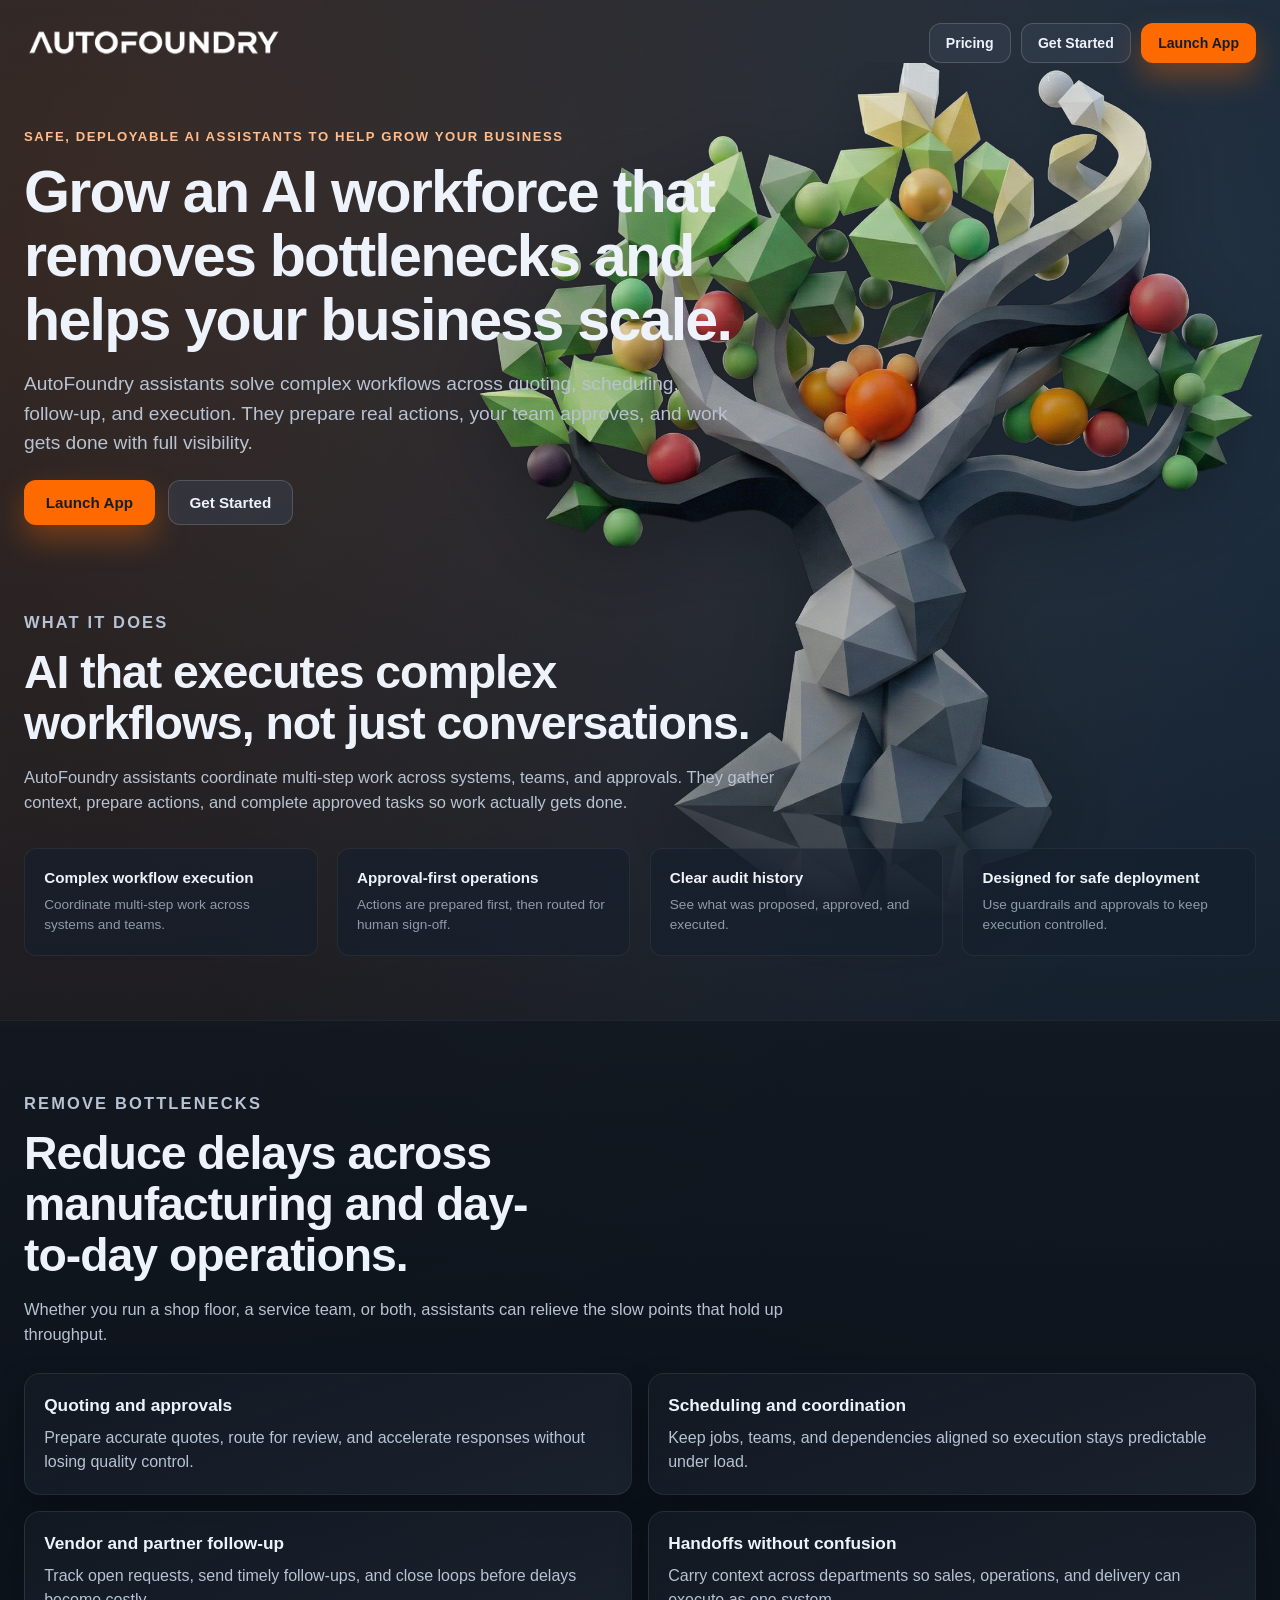
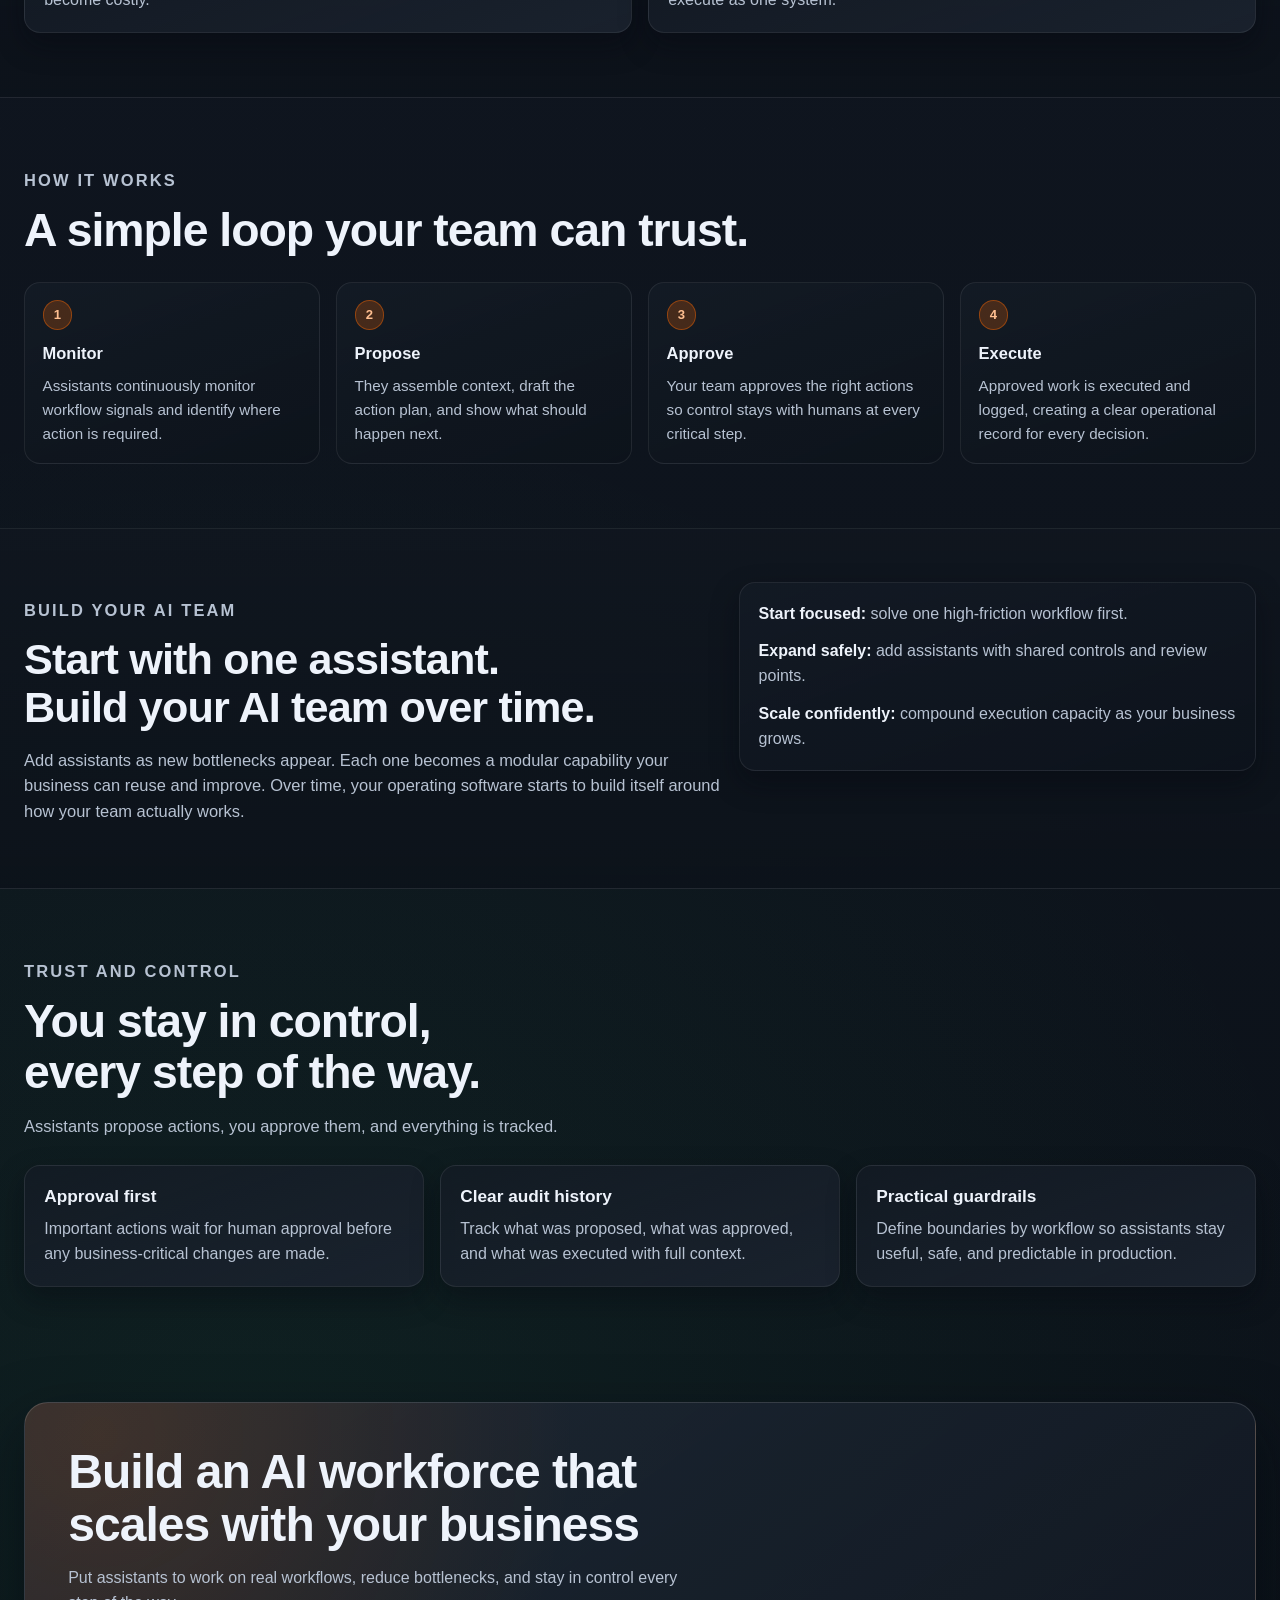
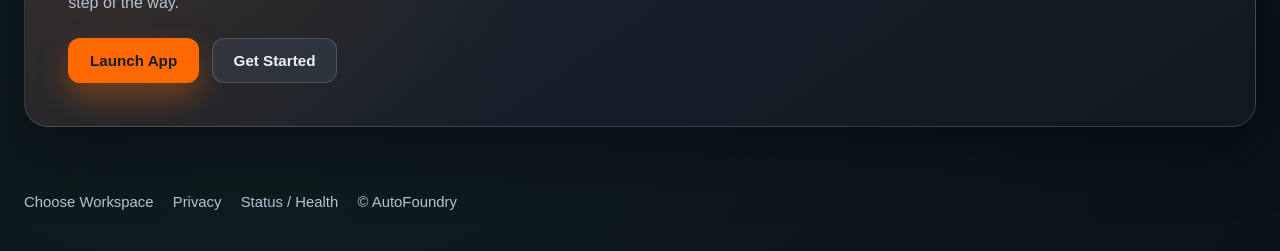
<file: index.html>
<!doctype html>
<html lang="en">
<head>
  <meta charset="utf-8">
  <meta name="viewport" content="width=device-width, initial-scale=1">
  <title>AutoFoundry | AI Assistants for Real Business Work</title>
  <meta name="description" content="Safe, deployable AI assistants that execute complex workflows, remove bottlenecks, and help your business scale.">
  <link rel="icon" href="/images/favicon.ico" type="image/x-icon" sizes="any">
  <link rel="stylesheet" href="/style.css">
</head>
<body>
  <div class="page" id="top">
    <header class="topbar wrap" aria-label="Primary">
      <a href="#top" class="brand" aria-label="AutoFoundry home">
        <img src="/images/AutoFoundry_WordMark_600px.png" alt="AutoFoundry" class="wordmark">
      </a>
      <nav class="top-actions" aria-label="Primary actions">
        <a class="btn btn-small btn-ghost" href="/pricing/">Pricing</a>
        <a class="btn btn-small btn-ghost" href="/contact-us/">Get Started</a>
        <a class="btn btn-small btn-primary" href="https://auth.autofoundry.ai/login?redirect=https://auth.autofoundry.ai/choose">Launch App</a>
      </nav>
    </header>

    <main>
      <div class="hero-shell">
        <section class="hero wrap">
          <div class="hero-inner">
            <div class="hero-left">
              <p class="hero-kicker">Safe, deployable AI Assistants to help grow your business</p>
              <h1>Grow an AI workforce that removes bottlenecks and helps your business scale.</h1>
              <p class="hero-lede">AutoFoundry assistants solve complex workflows across quoting, scheduling, follow-up, and execution. They prepare real actions, your team approves, and work gets done with full visibility.</p>
              <div class="cta-row">
                <a class="btn btn-primary" href="https://auth.autofoundry.ai/login?redirect=https://auth.autofoundry.ai/choose">Launch App</a>
                <a class="btn btn-secondary" href="/contact-us/">Get Started</a>
              </div>
            </div>
          </div>
        </section>

        <section class="section section-split wrap" id="what-it-does">
          <div class="section-head">
            <p class="eyebrow">What It Does</p>
            <h2>AI that executes complex workflows, not just conversations.</h2>
            <p>AutoFoundry assistants coordinate multi-step work across systems, teams, and approvals. They gather context, prepare actions, and complete approved tasks so work actually gets done.</p>
          </div>
          <div class="feature-row">
            <article class="feature-tile">
              <h4>Complex workflow execution</h4>
              <p>Coordinate multi-step work across systems and teams.</p>
            </article>
            <article class="feature-tile">
              <h4>Approval-first operations</h4>
              <p>Actions are prepared first, then routed for human sign-off.</p>
            </article>
            <article class="feature-tile">
              <h4>Clear audit history</h4>
              <p>See what was proposed, approved, and executed.</p>
            </article>
            <article class="feature-tile">
              <h4>Designed for safe deployment</h4>
              <p>Use guardrails and approvals to keep execution controlled.</p>
            </article>
          </div>
        </section>
        <div class="hero-art-layer" aria-hidden="true">
          <img src="/images/AutoFoundry_Tree.png" alt="AutoFoundry Tree">
        </div>
      </div>

      <section class="section section-alt" id="bottlenecks">
        <div class="wrap">
          <div class="section-head">
            <p class="eyebrow">Remove Bottlenecks</p>
            <h2>Reduce delays across manufacturing and day-to-day operations.</h2>
            <p>Whether you run a shop floor, a service team, or both, assistants can relieve the slow points that hold up throughput.</p>
          </div>
          <div class="card-grid two-col">
            <article class="card">
              <h3>Quoting and approvals</h3>
              <p>Prepare accurate quotes, route for review, and accelerate responses without losing quality control.</p>
            </article>
            <article class="card">
              <h3>Scheduling and coordination</h3>
              <p>Keep jobs, teams, and dependencies aligned so execution stays predictable under load.</p>
            </article>
            <article class="card">
              <h3>Vendor and partner follow-up</h3>
              <p>Track open requests, send timely follow-ups, and close loops before delays become costly.</p>
            </article>
            <article class="card">
              <h3>Handoffs without confusion</h3>
              <p>Carry context across departments so sales, operations, and delivery can execute as one system.</p>
            </article>
          </div>
        </div>
      </section>

      <section class="section wrap" id="how-it-works">
        <div class="section-head">
          <p class="eyebrow">How It Works</p>
          <h2>A simple loop your team can trust.</h2>
        </div>
        <ol class="flow-grid" aria-label="AutoFoundry workflow loop">
          <li class="flow-step">
            <span class="flow-kicker">1</span>
            <h3>Monitor</h3>
            <p>Assistants continuously monitor workflow signals and identify where action is required.</p>
          </li>
          <li class="flow-step">
            <span class="flow-kicker">2</span>
            <h3>Propose</h3>
            <p>They assemble context, draft the action plan, and show what should happen next.</p>
          </li>
          <li class="flow-step">
            <span class="flow-kicker">3</span>
            <h3>Approve</h3>
            <p>Your team approves the right actions so control stays with humans at every critical step.</p>
          </li>
          <li class="flow-step">
            <span class="flow-kicker">4</span>
            <h3>Execute</h3>
            <p>Approved work is executed and logged, creating a clear operational record for every decision.</p>
          </li>
        </ol>
      </section>

      <section class="section section-alt" id="build-ai-team">
        <div class="wrap split-block">
          <div class="split-main">
            <p class="eyebrow">Build Your AI Team</p>
            <h2>Start with one assistant. Build your AI team over time.</h2>
            <p>Add assistants as new bottlenecks appear. Each one becomes a modular capability your business can reuse and improve. Over time, your operating software starts to build itself around how your team actually works.</p>
          </div>
          <div class="scale-points" aria-label="Scaling outcomes">
            <p><strong>Start focused:</strong> solve one high-friction workflow first.</p>
            <p><strong>Expand safely:</strong> add assistants with shared controls and review points.</p>
            <p><strong>Scale confidently:</strong> compound execution capacity as your business grows.</p>
          </div>
        </div>
      </section>

      <section class="section wrap" id="trust-control">
        <div class="section-head">
          <p class="eyebrow">Trust and Control</p>
          <h2>You stay in control, every step of the way.</h2>
          <p>Assistants propose actions, you approve them, and everything is tracked.</p>
        </div>
        <div class="card-grid three-col">
          <article class="card">
            <h3>Approval first</h3>
            <p>Important actions wait for human approval before any business-critical changes are made.</p>
          </article>
          <article class="card">
            <h3>Clear audit history</h3>
            <p>Track what was proposed, what was approved, and what was executed with full context.</p>
          </article>
          <article class="card">
            <h3>Practical guardrails</h3>
            <p>Define boundaries by workflow so assistants stay useful, safe, and predictable in production.</p>
          </article>
        </div>
      </section>

      <section class="final-cta wrap" id="launch">
        <h2>Build an AI workforce that scales with your business</h2>
        <p>Put assistants to work on real workflows, reduce bottlenecks, and stay in control every step of the way.</p>
        <div class="cta-row">
          <a class="btn btn-primary" href="https://auth.autofoundry.ai/login?redirect=https://auth.autofoundry.ai/choose">Launch App</a>
          <a class="btn btn-secondary" href="/contact-us/">Get Started</a>
        </div>
      </section>
    </main>

    <footer class="footer wrap" aria-label="Site footer">
      <a href="https://auth.autofoundry.ai/choose">Choose Workspace</a>
      <a href="#" title="Privacy policy coming soon">Privacy</a>
      <a href="#" title="Status page coming soon">Status / Health</a>
      <span>© AutoFoundry</span>
    </footer>
  </div>
</body>
</html>
</file>
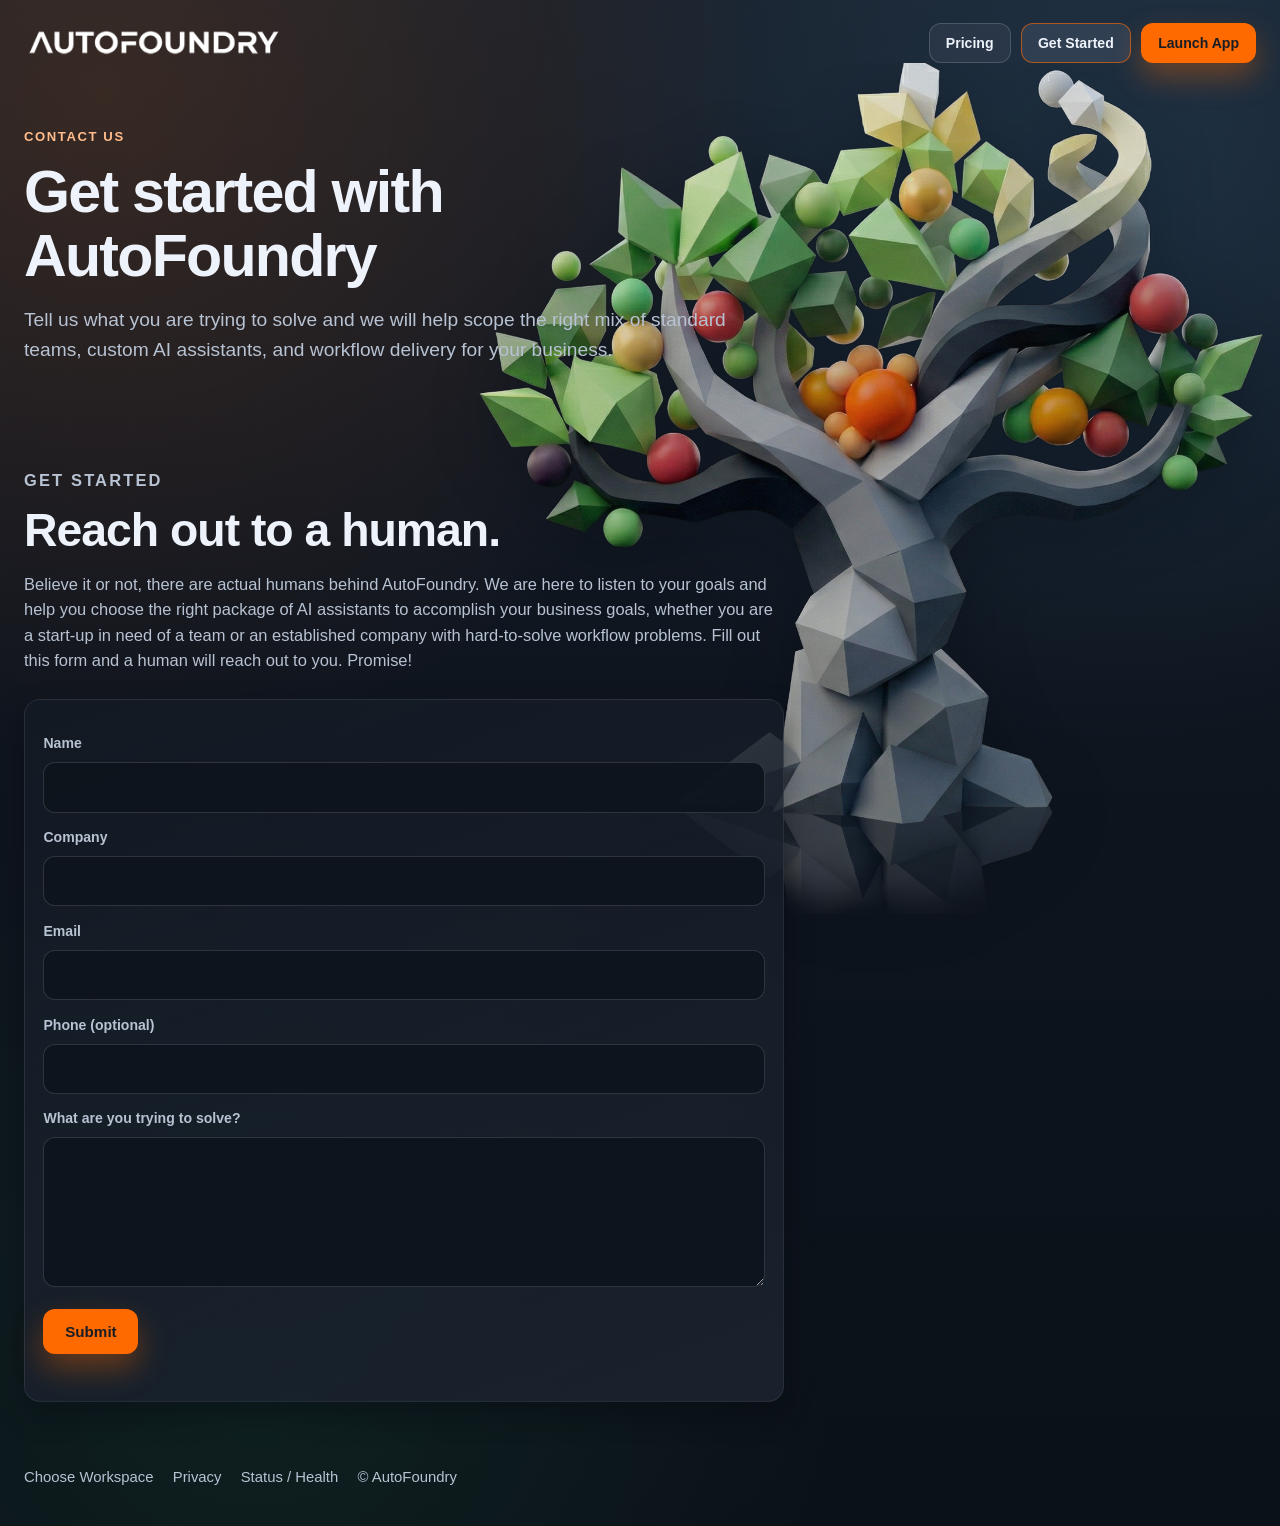
<file: contact-us/index.html>
<!doctype html>
<html lang="en">
<head>
  <meta charset="utf-8">
  <meta name="viewport" content="width=device-width, initial-scale=1">
  <title>AutoFoundry | Contact Us</title>
  <meta name="description" content="Get started with AutoFoundry for standard teams, custom AI assistants, and workflow deployment planning.">
  <link rel="icon" href="/images/favicon.ico" type="image/x-icon" sizes="any">
  <link rel="stylesheet" href="/style.css">
</head>
<body>
  <div class="page contact-page" id="top">
    <header class="topbar wrap" aria-label="Primary">
      <a href="/" class="brand" aria-label="AutoFoundry home">
        <img src="/images/AutoFoundry_WordMark_600px.png" alt="AutoFoundry" class="wordmark">
      </a>
      <nav class="top-actions" aria-label="Primary actions">
        <a class="btn btn-small btn-ghost" href="/pricing/">Pricing</a>
        <a class="btn btn-small btn-secondary is-current" aria-current="page" href="/contact-us/">Get Started</a>
        <a class="btn btn-small btn-primary" href="https://auth.autofoundry.ai/login?redirect=https://auth.autofoundry.ai/choose">Launch App</a>
      </nav>
    </header>

    <main>
      <div class="hero-shell">
        <section class="hero wrap">
          <div class="hero-inner">
            <div class="hero-left">
              <p class="hero-kicker">Contact Us</p>
              <h1>Get started with AutoFoundry</h1>
              <p class="hero-lede">Tell us what you are trying to solve and we will help scope the right mix of standard teams, custom AI assistants, and workflow delivery for your business.</p>
            </div>
          </div>
        </section>

        <section class="section section-split wrap" id="contact-form-section">
          <div class="section-head">
            <p class="eyebrow">Get Started</p>
            <h2>Reach out to a human.</h2>
            <p>Believe it or not, there are actual humans behind AutoFoundry. We are here to listen to your goals and help you choose the right package of AI assistants to accomplish your business goals, whether you are a start-up in need of a team or an established company with hard-to-solve workflow problems. Fill out this form and a human will reach out to you. Promise!</p>
          </div>

          <form class="card contact-form" id="contact-form" autocomplete="on">
            <label class="contact-field">
              <span>Name</span>
              <input id="contact-name" type="text" name="name" autocomplete="name" required>
            </label>
            <label class="contact-field">
              <span>Company</span>
              <input id="contact-company" type="text" name="company" autocomplete="organization" required>
            </label>
            <label class="contact-field">
              <span>Email</span>
              <input id="contact-email" type="email" name="email" autocomplete="email" required>
            </label>
            <label class="contact-field">
              <span>Phone (optional)</span>
              <input id="contact-phone" type="tel" name="phone" autocomplete="tel">
            </label>

            <label class="contact-field">
              <span>What are you trying to solve?</span>
              <textarea id="contact-problem" name="problem_to_solve" rows="5" autocomplete="on" required></textarea>
            </label>

            <input type="hidden" name="interest" value="both">
            <label class="contact-field contact-honeypot" aria-hidden="true">
              <span>Website</span>
              <input id="contact-website" type="text" name="website" tabindex="-1" autocomplete="off">
            </label>

            <div class="cta-row">
              <button class="btn btn-primary" type="submit">Submit</button>
            </div>
            <p class="contact-form-status" role="status" aria-live="polite" data-form-status></p>
          </form>
        </section>

        <div class="hero-art-layer" aria-hidden="true">
          <img src="/images/AutoFoundry_Tree.png" alt="AutoFoundry Tree">
        </div>
      </div>
    </main>

    <footer class="footer wrap" aria-label="Site footer">
      <a href="https://auth.autofoundry.ai/choose">Choose Workspace</a>
      <a href="#" title="Privacy policy coming soon">Privacy</a>
      <a href="#" title="Status page coming soon">Status / Health</a>
      <span>© AutoFoundry</span>
    </footer>
  </div>
  <script>
    (() => {
      const form = document.getElementById("contact-form");
      if (!form) return;

      const status = form.querySelector("[data-form-status]");
      const submitButton = form.querySelector("button[type='submit']");
      const endpoint = "https://api.autofoundry.ai/v1/public/contact-us";

      const setStatus = (state, message) => {
        if (!status) return;
        status.textContent = message;
        status.classList.remove("is-submitting", "is-success", "is-error");
        if (state) status.classList.add(`is-${state}`);
      };

      form.addEventListener("submit", async (event) => {
        event.preventDefault();

        const formData = new FormData(form);
        const payload = {
          name: String(formData.get("name") || "").trim(),
          company: String(formData.get("company") || "").trim(),
          email: String(formData.get("email") || "").trim(),
          phone: String(formData.get("phone") || "").trim(),
          problem_to_solve: String(formData.get("problem_to_solve") || "").trim(),
          interest: String(formData.get("interest") || "both").trim(),
          source_page: "/contact-us",
          website: String(formData.get("website") || "").trim()
        };

        if (!payload.name || !payload.company || !payload.email || !payload.problem_to_solve) {
          setStatus("error", "Please complete all required fields before submitting.");
          return;
        }

        if (submitButton) submitButton.disabled = true;
        setStatus("submitting", "Submitting...");

        try {
          const response = await fetch(endpoint, {
            method: "POST",
            headers: {
              "Content-Type": "application/json",
              "Accept": "application/json"
            },
            body: JSON.stringify(payload)
          });

          if (!response.ok) {
            const errorText = await response.text();
            console.error("Contact form request failed", response.status, errorText);
            throw new Error(`Contact form request failed (${response.status})`);
          }

          form.reset();
          setStatus("success", "Thanks. Your request has been sent.");
        } catch (error) {
          setStatus("error", "Something went wrong. Please try again.");
        } finally {
          if (submitButton) submitButton.disabled = false;
        }
      });
    })();
  </script>
</body>
</html>
</file>
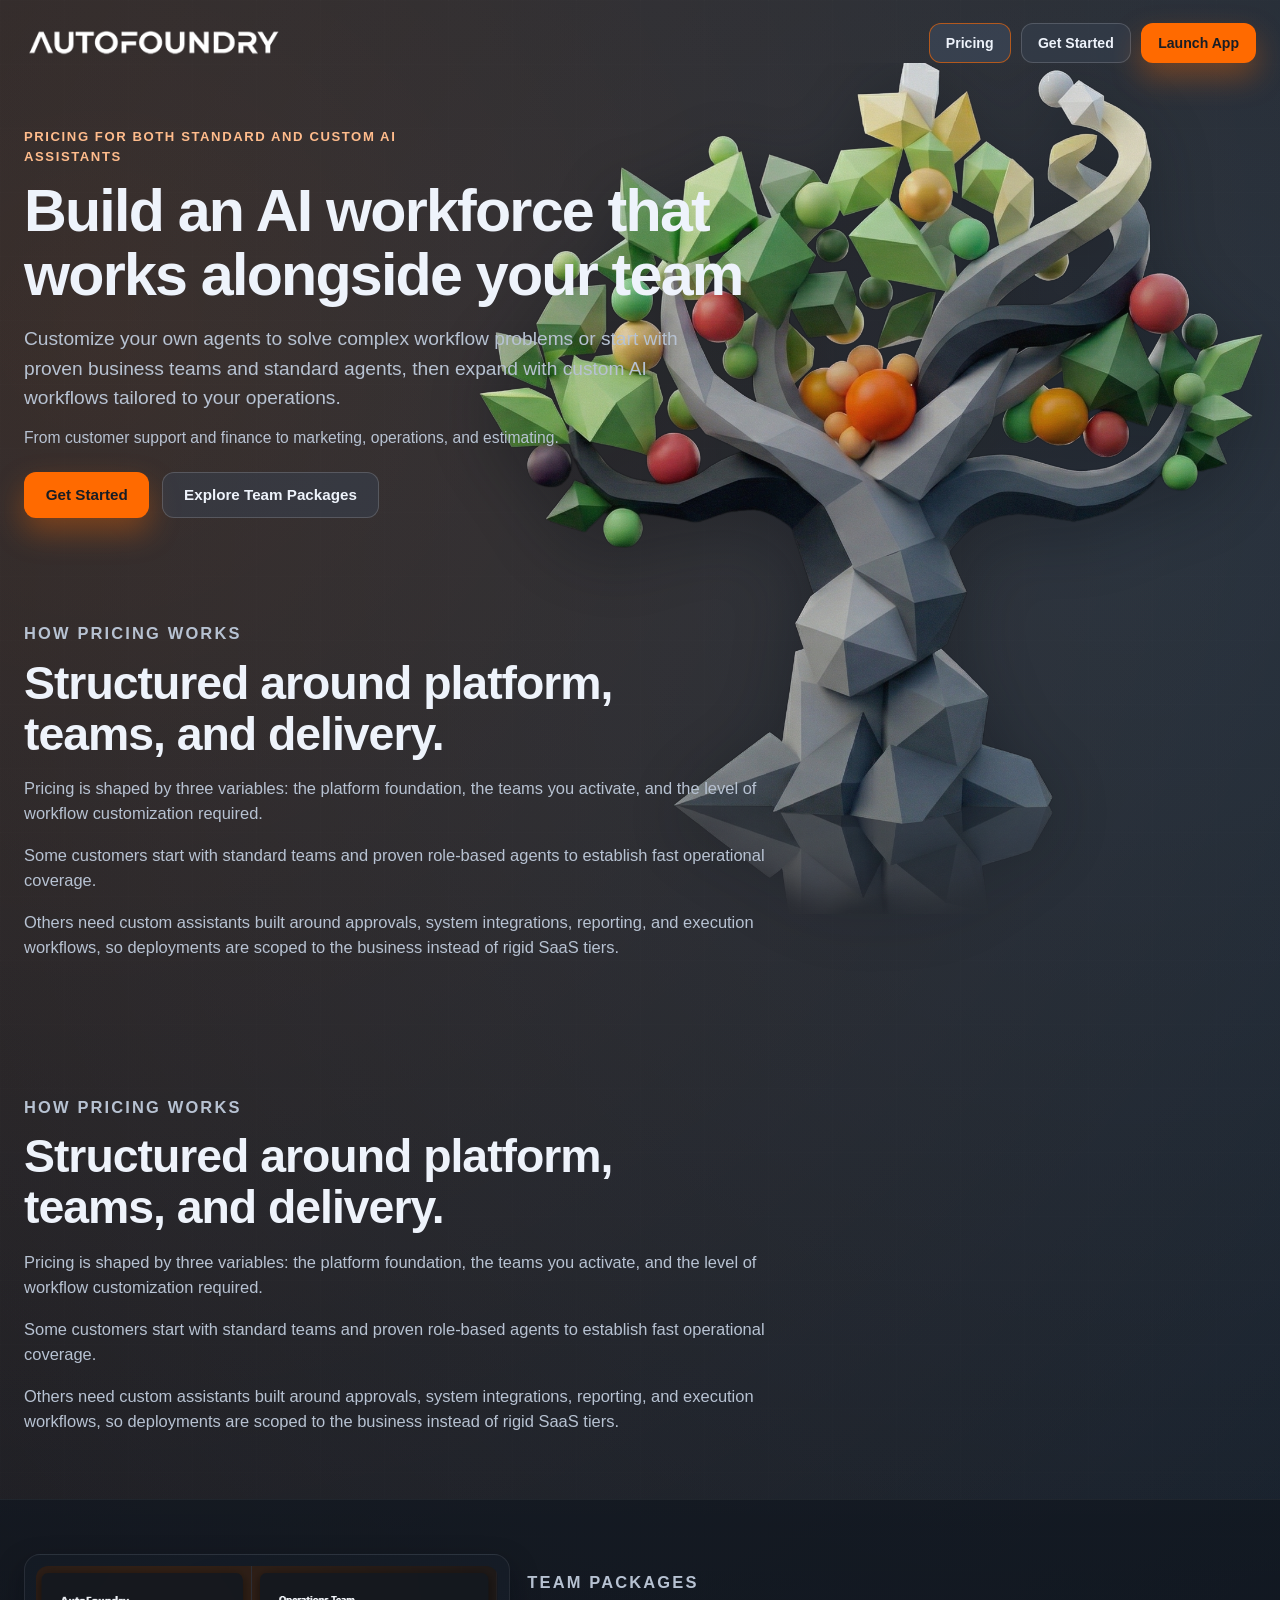
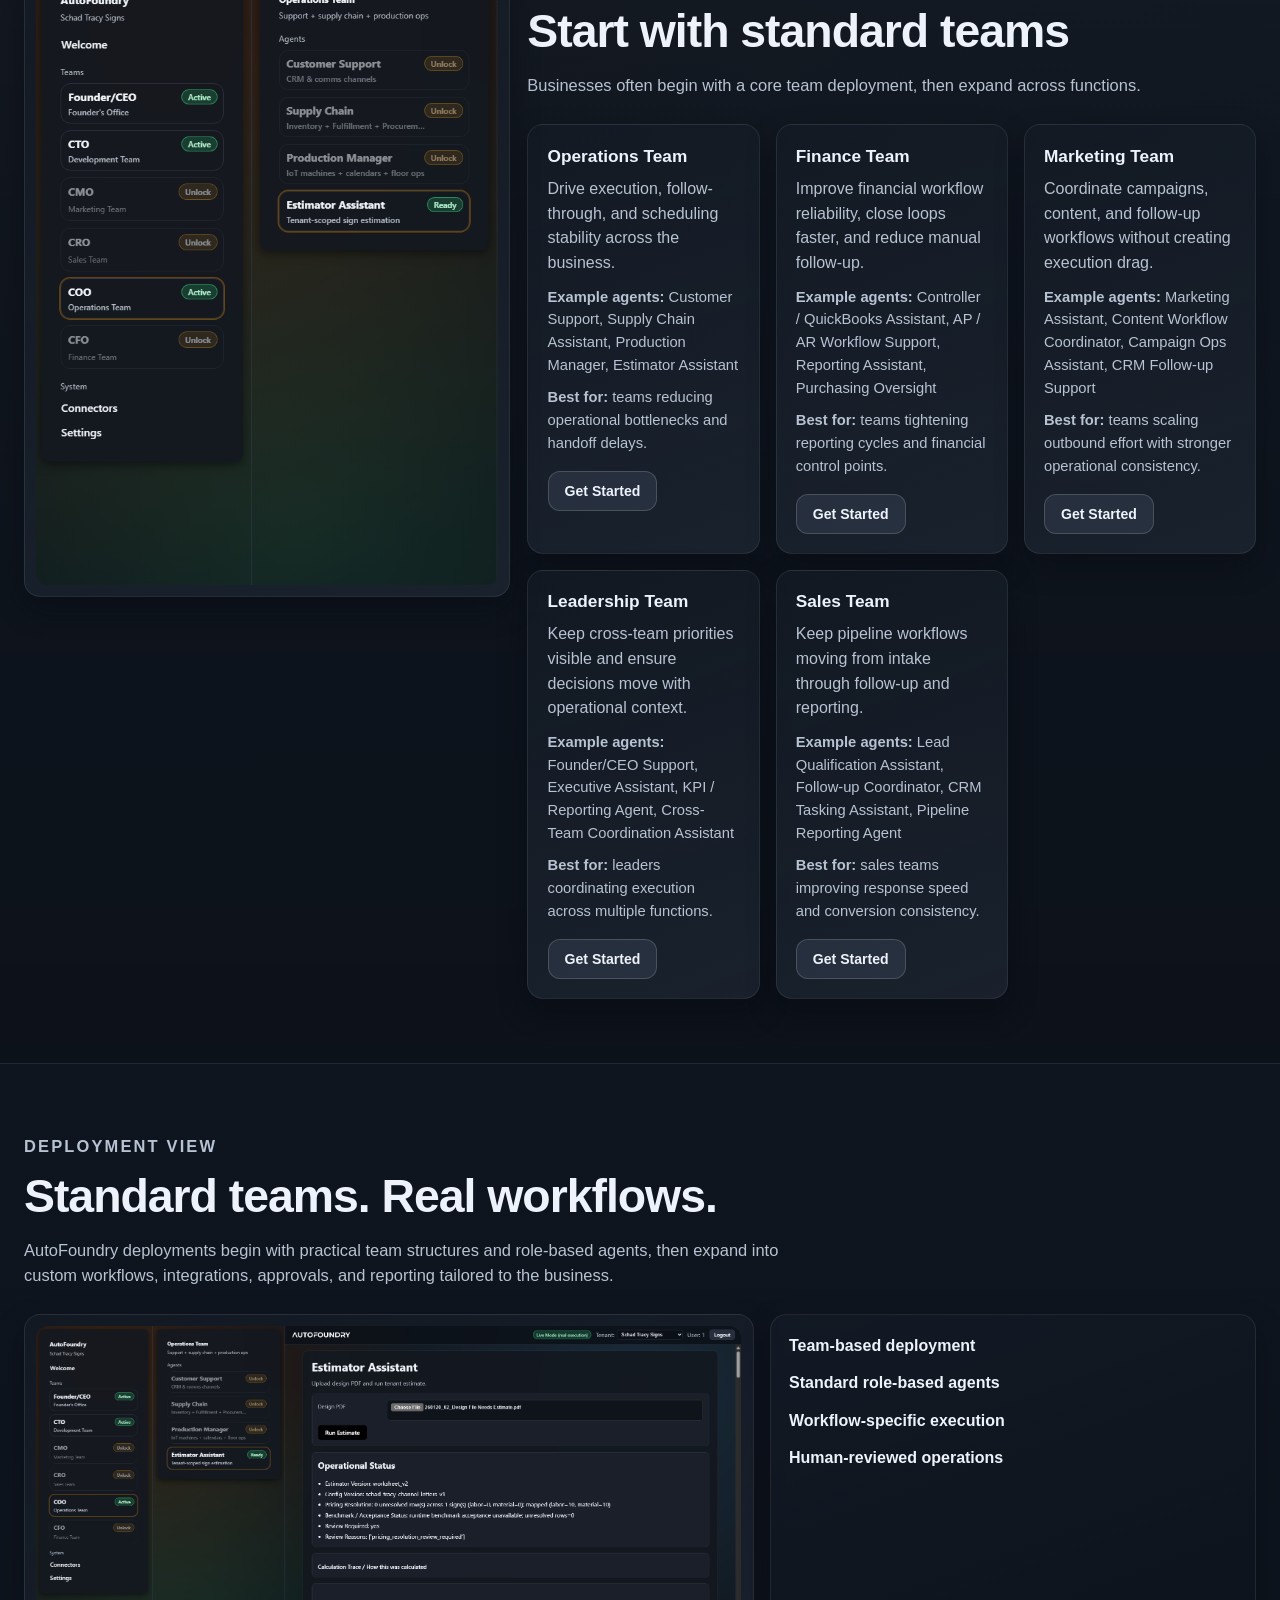
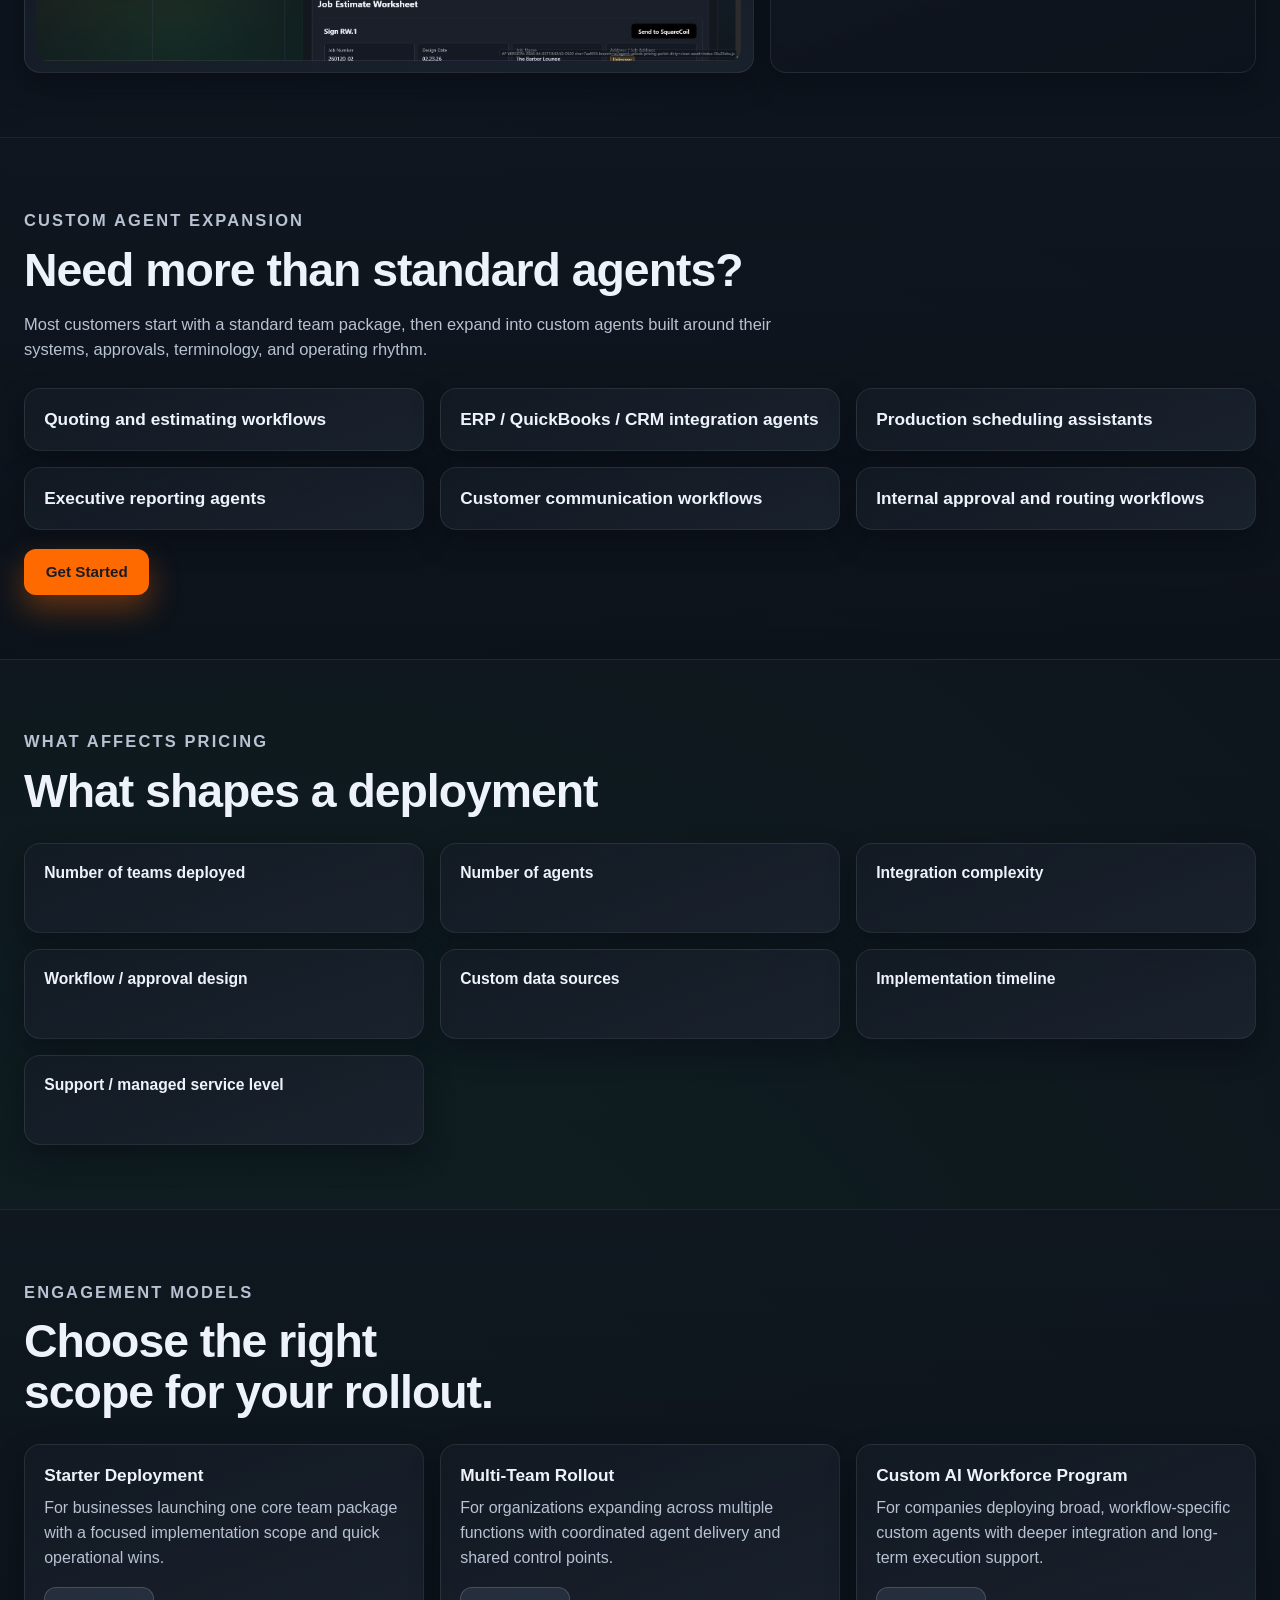
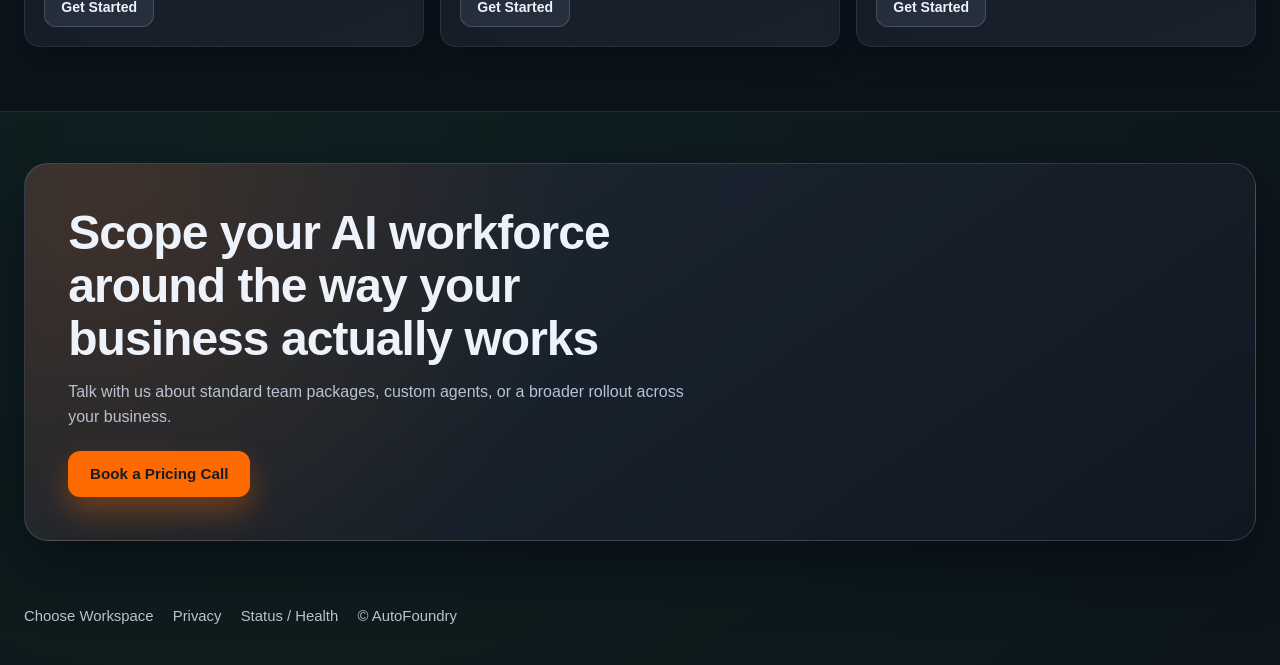
<file: pricing/index.html>
<!doctype html>
<html lang="en">
<head>
  <meta charset="utf-8">
  <meta name="viewport" content="width=device-width, initial-scale=1">
  <title>AutoFoundry | Pricing & Packaging</title>
  <meta name="description" content="AutoFoundry pricing and packaging for AI workforce deployments: platform access, team packages, and custom agent delivery.">
  <link rel="icon" href="/images/favicon.ico" type="image/x-icon" sizes="any">
  <link rel="stylesheet" href="/style.css">
</head>
<body>
  <div class="page pricing-page" id="top">
    <header class="topbar wrap" aria-label="Primary">
      <a href="/" class="brand" aria-label="AutoFoundry home">
        <img src="/images/AutoFoundry_WordMark_600px.png" alt="AutoFoundry" class="wordmark">
      </a>
      <nav class="top-actions" aria-label="Primary actions">
        <a class="btn btn-small btn-secondary is-current" aria-current="page" href="/pricing/">Pricing</a>
        <a class="btn btn-small btn-ghost" href="/contact-us/">Get Started</a>
        <a class="btn btn-small btn-primary" href="https://auth.autofoundry.ai/login?redirect=https://auth.autofoundry.ai/choose">Launch App</a>
      </nav>
    </header>

    <main>
      <div class="hero-shell">
        <section class="hero wrap pricing-hero">
          <div class="hero-inner">
            <div class="hero-left">
              <p class="hero-kicker">PRICING FOR BOTH STANDARD AND CUSTOM AI ASSISTANTS</p>
              <h1>Build an AI workforce that works alongside your team</h1>
              <p class="hero-lede">Customize your own agents to solve complex workflow problems or start with proven business teams and standard agents, then expand with custom AI workflows tailored to your operations.</p>
              <p class="pricing-support-line">From customer support and finance to marketing, operations, and estimating.</p>
              <div class="cta-row">
                <a class="btn btn-primary" href="/contact-us/">Get Started</a>
                <a class="btn btn-secondary" href="#team-packages">Explore Team Packages</a>
              </div>
            </div>
          </div>
        </section>
        <section class="section wrap" id="how-pricing-works">
          <div class="section-head">
            <p class="eyebrow">How Pricing Works</p>
            <h2>Structured around platform, teams, and delivery.</h2>
            <p>Pricing is shaped by three variables: the platform foundation, the teams you activate, and the level of workflow customization required.</p>
            <p>Some customers start with standard teams and proven role-based agents to establish fast operational coverage.</p>
            <p>Others need custom assistants built around approvals, system integrations, reporting, and execution workflows, so deployments are scoped to the business instead of rigid SaaS tiers.</p>
          </div>
        </section>
        <div class="hero-art-layer" aria-hidden="true">
          <img src="/images/AutoFoundry_Tree.png" alt="AutoFoundry Tree">
        </div>
        <section class="section wrap" id="how-pricing-works">
          <div class="section-head">
            <p class="eyebrow">How Pricing Works</p>
            <h2>Structured around platform, teams, and delivery.</h2>
            <p>Pricing is shaped by three variables: the platform foundation, the teams you activate, and the level of workflow customization required.</p>
            <p>Some customers start with standard teams and proven role-based agents to establish fast operational coverage.</p>
            <p>Others need custom assistants built around approvals, system integrations, reporting, and execution workflows, so deployments are scoped to the business instead of rigid SaaS tiers.</p>
          </div>
        </section>
      </div>

      <section class="section section-alt" id="team-packages">
        <div class="wrap pricing-team-layout">
          <div class="pricing-team-media">
            <div class="card pricing-team-image-frame">
              <img src="/images/AutoFoundry_COO_Team.png" alt="AutoFoundry COO team workflow view" class="pricing-team-image">
            </div>
          </div>
          <div class="pricing-team-content">
            <div class="section-head">
              <p class="eyebrow">Team Packages</p>
              <h2>Start with standard teams</h2>
              <p>Businesses often begin with a core team deployment, then expand across functions.</p>
            </div>
            <div class="card-grid pricing-grid">
              <article class="card package-card">
                <h3>Operations Team</h3>
                <p>Drive execution, follow-through, and scheduling stability across the business.</p>
                <p class="package-meta"><strong>Example agents:</strong> Customer Support, Supply Chain Assistant, Production Manager, Estimator Assistant</p>
                <p class="package-meta"><strong>Best for:</strong> teams reducing operational bottlenecks and handoff delays.</p>
                <a class="btn btn-small btn-ghost package-cta" href="/contact-us/">Get Started</a>
              </article>
              <article class="card package-card">
                <h3>Finance Team</h3>
                <p>Improve financial workflow reliability, close loops faster, and reduce manual follow-up.</p>
                <p class="package-meta"><strong>Example agents:</strong> Controller / QuickBooks Assistant, AP / AR Workflow Support, Reporting Assistant, Purchasing Oversight</p>
                <p class="package-meta"><strong>Best for:</strong> teams tightening reporting cycles and financial control points.</p>
                <a class="btn btn-small btn-ghost package-cta" href="/contact-us/">Get Started</a>
              </article>
              <article class="card package-card">
                <h3>Marketing Team</h3>
                <p>Coordinate campaigns, content, and follow-up workflows without creating execution drag.</p>
                <p class="package-meta"><strong>Example agents:</strong> Marketing Assistant, Content Workflow Coordinator, Campaign Ops Assistant, CRM Follow-up Support</p>
                <p class="package-meta"><strong>Best for:</strong> teams scaling outbound effort with stronger operational consistency.</p>
                <a class="btn btn-small btn-ghost package-cta" href="/contact-us/">Get Started</a>
              </article>
              <article class="card package-card">
                <h3>Leadership Team</h3>
                <p>Keep cross-team priorities visible and ensure decisions move with operational context.</p>
                <p class="package-meta"><strong>Example agents:</strong> Founder/CEO Support, Executive Assistant, KPI / Reporting Agent, Cross-Team Coordination Assistant</p>
                <p class="package-meta"><strong>Best for:</strong> leaders coordinating execution across multiple functions.</p>
                <a class="btn btn-small btn-ghost package-cta" href="/contact-us/">Get Started</a>
              </article>
              <article class="card package-card">
                <h3>Sales Team</h3>
                <p>Keep pipeline workflows moving from intake through follow-up and reporting.</p>
                <p class="package-meta"><strong>Example agents:</strong> Lead Qualification Assistant, Follow-up Coordinator, CRM Tasking Assistant, Pipeline Reporting Agent</p>
                <p class="package-meta"><strong>Best for:</strong> sales teams improving response speed and conversion consistency.</p>
                <a class="btn btn-small btn-ghost package-cta" href="/contact-us/">Get Started</a>
              </article>
            </div>
          </div>
        </div>
      </section>

      <section class="section wrap" id="pricing-visual">
        <div class="section-head">
          <p class="eyebrow">Deployment View</p>
          <h2>Standard teams. Real workflows.</h2>
          <p>AutoFoundry deployments begin with practical team structures and role-based agents, then expand into custom workflows, integrations, approvals, and reporting tailored to the business.</p>
        </div>
        <div class="pricing-visual-shell">
          <div class="card pricing-team-image-frame">
            <img src="/images/AutoFoundry_EA_Agent.png" alt="AutoFoundry EA agent workflow view" class="pricing-team-image">
          </div>
          <div class="scale-points" aria-label="Deployment callouts">
            <p><strong>Team-based deployment</strong></p>
            <p><strong>Standard role-based agents</strong></p>
            <p><strong>Workflow-specific execution</strong></p>
            <p><strong>Human-reviewed operations</strong></p>
          </div>
        </div>
      </section>

      <section class="section section-alt" id="custom-agents">
        <div class="wrap">
          <div class="section-head">
            <p class="eyebrow">Custom Agent Expansion</p>
            <h2>Need more than standard agents?</h2>
            <p>Most customers start with a standard team package, then expand into custom agents built around their systems, approvals, terminology, and operating rhythm.</p>
          </div>
          <div class="card-grid three-col">
            <article class="card"><h3>Quoting and estimating workflows</h3></article>
            <article class="card"><h3>ERP / QuickBooks / CRM integration agents</h3></article>
            <article class="card"><h3>Production scheduling assistants</h3></article>
            <article class="card"><h3>Executive reporting agents</h3></article>
            <article class="card"><h3>Customer communication workflows</h3></article>
            <article class="card"><h3>Internal approval and routing workflows</h3></article>
          </div>
          <div class="cta-row pricing-cta-row">
            <a class="btn btn-primary" href="/contact-us/">Get Started</a>
          </div>
        </div>
      </section>

      <section class="section wrap" id="pricing-factors">
        <div class="section-head">
          <p class="eyebrow">What Affects Pricing</p>
          <h2>What shapes a deployment</h2>
        </div>
        <div class="card-grid factor-grid">
          <article class="card factor-card"><h3>Number of teams deployed</h3></article>
          <article class="card factor-card"><h3>Number of agents</h3></article>
          <article class="card factor-card"><h3>Integration complexity</h3></article>
          <article class="card factor-card"><h3>Workflow / approval design</h3></article>
          <article class="card factor-card"><h3>Custom data sources</h3></article>
          <article class="card factor-card"><h3>Implementation timeline</h3></article>
          <article class="card factor-card"><h3>Support / managed service level</h3></article>
        </div>
      </section>

      <section class="section section-alt" id="engagement-models">
        <div class="wrap">
          <div class="section-head">
            <p class="eyebrow">Engagement Models</p>
            <h2>Choose the right scope for your rollout.</h2>
          </div>
          <div class="card-grid three-col">
            <article class="card">
              <h3>Starter Deployment</h3>
              <p>For businesses launching one core team package with a focused implementation scope and quick operational wins.</p>
              <a class="btn btn-small btn-ghost package-cta" href="/contact-us/">Get Started</a>
            </article>
            <article class="card">
              <h3>Multi-Team Rollout</h3>
              <p>For organizations expanding across multiple functions with coordinated agent delivery and shared control points.</p>
              <a class="btn btn-small btn-ghost package-cta" href="/contact-us/">Get Started</a>
            </article>
            <article class="card">
              <h3>Custom AI Workforce Program</h3>
              <p>For companies deploying broad, workflow-specific custom agents with deeper integration and long-term execution support.</p>
              <a class="btn btn-small btn-ghost package-cta" href="/contact-us/">Get Started</a>
            </article>
          </div>
        </div>
      </section>

      <section class="final-cta wrap" id="book-pricing-call">
        <h2>Scope your AI workforce around the way your business actually works</h2>
        <p>Talk with us about standard team packages, custom agents, or a broader rollout across your business.</p>
        <div class="cta-row">
          <a class="btn btn-primary" href="https://auth.autofoundry.ai/login?redirect=https://auth.autofoundry.ai/choose">Book a Pricing Call</a>
        </div>
      </section>
    </main>

    <footer class="footer wrap" aria-label="Site footer">
      <a href="https://auth.autofoundry.ai/choose">Choose Workspace</a>
      <a href="#" title="Privacy policy coming soon">Privacy</a>
      <a href="#" title="Status page coming soon">Status / Health</a>
      <span>© AutoFoundry</span>
    </footer>
  </div>
</body>
</html>
</file>
<file: style.css>
:root {
  --bg-0: #0b1118;
  --bg-1: #0f151f;
  --bg-2: #18202b;
  --surface-1: rgba(20, 27, 37, 0.74);
  --surface-2: rgba(27, 35, 47, 0.9);
  --surface-alt: rgba(17, 23, 32, 0.92);
  --ink: #eef3fb;
  --muted: #b7c2d2;
  --line: rgba(255, 255, 255, 0.14);
  --line-soft: rgba(255, 255, 255, 0.08);
  --accent: #ff6a00;
  --accent-hover: #ff8229;
  --accent-soft: rgba(255, 106, 0, 0.22);
  --ok: #32d17c;
  --shadow-lg: 0 24px 60px rgba(4, 8, 14, 0.55);
  --shadow-md: 0 12px 28px rgba(4, 8, 14, 0.4);
  --radius-lg: 24px;
  --radius-md: 16px;
  --radius-sm: 12px;
}

* {
  box-sizing: border-box;
}

html {
  scroll-behavior: smooth;
}

body {
  margin: 0;
  color: var(--ink);
  font-family: "Inter", "Avenir Next", "Segoe UI", "Helvetica Neue", Arial, sans-serif;
  line-height: 1.55;
  min-height: 100vh;
  background:
    radial-gradient(circle at 8% 6%, rgba(255, 106, 0, 0.14), transparent 36%),
    radial-gradient(circle at 88% 10%, rgba(88, 185, 255, 0.12), transparent 34%),
    radial-gradient(circle at 20% 90%, rgba(50, 209, 124, 0.08), transparent 34%),
    linear-gradient(180deg, var(--bg-2) 0%, var(--bg-1) 45%, var(--bg-0) 100%);
}

.page {
  position: relative;
  overflow: hidden;
}

.page::before {
  content: "";
  position: absolute;
  inset: 0;
  background-image:
    linear-gradient(rgba(255, 255, 255, 0.02) 1px, transparent 1px),
    linear-gradient(90deg, rgba(255, 255, 255, 0.02) 1px, transparent 1px);
  background-size: 64px 64px;
  mask-image: linear-gradient(180deg, rgba(0, 0, 0, 0.45), rgba(0, 0, 0, 0.06));
  pointer-events: none;
}

.wrap {
  width: min(1240px, calc(100% - 3rem));
  margin: 0 auto;
  position: relative;
  z-index: 1;
}

main {
  position: relative;
}

.hero-shell {
  position: relative;
  overflow: hidden;
}

.topbar {
  display: flex;
  align-items: center;
  justify-content: space-between;
  gap: 1rem;
  padding-top: 1.4rem;
}

.brand {
  display: inline-flex;
  align-items: center;
}

.wordmark {
  width: clamp(180px, 25vw, 260px);
  height: auto;
}

.top-actions {
  display: flex;
  align-items: center;
  gap: 0.65rem;
}

.hero {
  padding-top: clamp(2.2rem, 5.8vw, 4rem);
  padding-bottom: clamp(1.25rem, 2.8vw, 2.1rem);
}

.hero-inner {
  display: block;
}

.hero-left {
  min-width: 0;
  max-width: 740px;
  position: relative;
  z-index: 2;
}

.hero-kicker {
  margin: 0;
  font-size: 0.82rem;
  letter-spacing: 0.12em;
  text-transform: uppercase;
  font-weight: 600;
  color: #ffbc8c;
}

.hero h1 {
  margin: 0.8rem 0 0;
  font-size: clamp(2rem, 5.2vw, 3.7rem);
  line-height: 1.08;
  letter-spacing: -0.03em;
  max-width: 26ch;
  text-wrap: balance;
}

.hero-lede {
  margin: 1.05rem 0 0;
  color: var(--muted);
  font-size: clamp(1.02rem, 1.7vw, 1.2rem);
  max-width: 66ch;
}

.cta-row {
  margin-top: 1.35rem;
  display: flex;
  flex-wrap: wrap;
  gap: 0.8rem;
}

.btn {
  display: inline-flex;
  align-items: center;
  justify-content: center;
  min-height: 2.85rem;
  padding: 0 1.3rem;
  border-radius: var(--radius-sm);
  border: 1px solid transparent;
  text-decoration: none;
  font-weight: 600;
  font-size: 0.95rem;
  line-height: 1;
  white-space: nowrap;
  transition: transform 0.2s ease, box-shadow 0.2s ease, border-color 0.2s ease, background 0.2s ease;
}

.btn:focus-visible {
  outline: 2px solid rgba(255, 176, 32, 0.95);
  outline-offset: 2px;
}

.btn-small {
  min-height: 2.5rem;
  padding: 0 1rem;
  font-size: 0.88rem;
}

.btn-primary {
  background: var(--accent);
  color: #181d24;
  box-shadow: 0 14px 30px rgba(255, 106, 0, 0.35);
}

.btn-primary:hover {
  transform: translateY(-1px);
  background: var(--accent-hover);
  box-shadow: 0 16px 34px rgba(255, 106, 0, 0.43);
}

.btn-secondary,
.btn-ghost {
  color: var(--ink);
  background: rgba(57, 68, 86, 0.46);
  border-color: rgba(255, 255, 255, 0.16);
}

.btn-secondary:hover,
.btn-ghost:hover {
  transform: translateY(-1px);
  border-color: rgba(255, 106, 0, 0.62);
  background: rgba(66, 79, 99, 0.54);
}

.hero-art-layer {
  position: absolute;
  top: -0.75rem;
  right: -100px;
  width: 980px; /* frozen size */
  z-index: 0;
  pointer-events: none;
}

.hero-art-layer img {
  width: 100%;
  height: auto;
  display: block;
  opacity: 0.88;
  filter: drop-shadow(0 16px 34px rgba(4, 8, 14, 0.34));
}

.section {
  padding-top: clamp(2rem, 4.2vw, 3.4rem);
  padding-bottom: clamp(2.3rem, 5vw, 4.2rem);
}

#what-it-does.section {
  padding-top: clamp(1.4rem, 2.8vw, 2.2rem);
}

.section-split {
  position: relative;
  z-index: 2;
}

.feature-row {
  display: grid;
  grid-template-columns: repeat(4, minmax(0, 1fr));
  gap: 1.2rem;
  margin-top: 2rem;
}

.feature-tile {
  padding: 1.2rem;
  border-radius: 12px;
  background: rgba(20, 30, 45, 0.6);
  border: 1px solid rgba(255, 255, 255, 0.06);
}

.feature-tile h4 {
  margin: 0;
  font-size: 0.95rem;
  line-height: 1.35;
}

.feature-tile p {
  margin: 0.4rem 0 0;
  color: var(--muted);
  font-size: 0.85rem;
  line-height: 1.5;
  opacity: 0.75;
}

.section-alt {
  background: linear-gradient(180deg, rgba(16, 22, 31, 0.74), rgba(12, 18, 26, 0.9));
  border-top: 1px solid var(--line-soft);
  border-bottom: 1px solid var(--line-soft);
}

.section-head {
  max-width: 760px;
}

.eyebrow {
  margin: 0;
  text-transform: uppercase;
  letter-spacing: 0.13em;
  font-size: 0.78rem;
  font-weight: 600;
  color: #ffb47d;
}

.section-head h2 {
  margin: 0.7rem 0 0;
  font-size: clamp(1.8rem, 4.5vw, 2.9rem);
  line-height: 1.1;
  letter-spacing: -0.022em;
  text-wrap: balance;
}

.section-head p {
  margin: 1rem 0 0;
  color: var(--muted);
  font-size: 1.03rem;
}

.card-grid {
  margin-top: 1.6rem;
  display: grid;
  gap: 1rem;
}

.three-col {
  grid-template-columns: repeat(3, minmax(0, 1fr));
}

.two-col {
  grid-template-columns: repeat(2, minmax(0, 1fr));
}

.card {
  background: linear-gradient(160deg, var(--surface-1), var(--surface-2));
  border: 1px solid var(--line-soft);
  border-radius: var(--radius-md);
  padding: 1.2rem;
  box-shadow: var(--shadow-md);
}

.card h3 {
  margin: 0;
  font-size: 1.08rem;
  line-height: 1.3;
}

.card p {
  margin: 0.6rem 0 0;
  color: var(--muted);
}

.flow-grid {
  list-style: none;
  margin: 1.6rem 0 0;
  padding: 0;
  display: grid;
  gap: 1rem;
  grid-template-columns: repeat(4, minmax(0, 1fr));
}

.flow-step {
  background: linear-gradient(160deg, rgba(20, 28, 38, 0.82), rgba(13, 19, 27, 0.96));
  border: 1px solid var(--line-soft);
  border-radius: var(--radius-md);
  padding: 1.1rem;
}

.flow-kicker {
  width: 1.85rem;
  height: 1.85rem;
  border-radius: 999px;
  display: inline-flex;
  align-items: center;
  justify-content: center;
  background: var(--accent-soft);
  border: 1px solid rgba(255, 106, 0, 0.42);
  color: #ffbf91;
  font-size: 0.82rem;
  font-weight: 700;
}

.flow-step h3 {
  margin: 0.7rem 0 0;
  font-size: 1.03rem;
}

.flow-step p {
  margin: 0.5rem 0 0;
  color: var(--muted);
  font-size: 0.95rem;
}

.split-block {
  display: grid;
  grid-template-columns: 1.15fr 0.85fr;
  gap: 1rem;
  align-items: start;
}

.split-main h2 {
  margin: 0.68rem 0 0;
  font-size: clamp(1.8rem, 4vw, 2.7rem);
  line-height: 1.12;
  letter-spacing: -0.02em;
  text-wrap: balance;
}

.split-main p {
  margin: 1rem 0 0;
  color: var(--muted);
  font-size: 1.03rem;
}

.scale-points {
  background: linear-gradient(160deg, rgba(20, 27, 38, 0.8), rgba(13, 19, 28, 0.96));
  border: 1px solid var(--line-soft);
  border-radius: var(--radius-md);
  padding: 1.15rem;
  box-shadow: var(--shadow-md);
}

.scale-points p {
  margin: 0;
  color: var(--muted);
}

.scale-points p + p {
  margin-top: 0.8rem;
}

.scale-points strong {
  color: var(--ink);
}

.final-cta {
  margin-top: clamp(2rem, 5vw, 3.2rem);
  margin-bottom: clamp(2.5rem, 5vw, 4rem);
  padding: clamp(1.8rem, 4vw, 2.7rem);
  border: 1px solid var(--line);
  border-radius: var(--radius-lg);
  background:
    radial-gradient(circle at 6% 10%, rgba(255, 106, 0, 0.15), transparent 40%),
    linear-gradient(145deg, rgba(34, 44, 58, 0.8), rgba(17, 24, 34, 0.94));
  box-shadow: var(--shadow-lg);
}

.final-cta h2 {
  margin: 0;
  font-size: clamp(1.9rem, 4.5vw, 3rem);
  line-height: 1.1;
  letter-spacing: -0.02em;
  max-width: 24ch;
}

.final-cta p {
  margin: 0.9rem 0 0;
  color: var(--muted);
  max-width: 70ch;
}

.footer {
  display: flex;
  flex-wrap: wrap;
  gap: 0.9rem 1.2rem;
  align-items: center;
  color: var(--muted);
  font-size: 0.93rem;
  padding-bottom: 2.3rem;
}

.footer a {
  color: var(--muted);
  text-decoration: none;
}

.footer a:hover {
  color: var(--ink);
}

/* Auth Login */
.auth-login-page {
  min-height: 100vh;
  background:
    radial-gradient(circle at 12% 10%, rgba(255, 106, 0, 0.16), transparent 40%),
    radial-gradient(circle at 88% 8%, rgba(88, 185, 255, 0.13), transparent 34%),
    radial-gradient(circle at 24% 88%, rgba(50, 209, 124, 0.08), transparent 34%),
    linear-gradient(180deg, var(--bg-2) 0%, var(--bg-1) 44%, var(--bg-0) 100%);
}

.auth-login-shell {
  min-height: 100vh;
  display: grid;
  place-items: center;
  padding: clamp(1.25rem, 3vw, 2.2rem);
  position: relative;
  isolation: isolate;
  overflow: hidden;
}

.auth-login-shell::before {
  content: "";
  position: absolute;
  top: -12px;
  left: 50%;
  width: 1000px;
  height: 1000px;
  margin-left: 60px;
  background: url("/images/AutoFoundry_Tree.png") center/contain no-repeat;
  z-index: 0;
  pointer-events: none;
}

.auth-login-card {
  width: min(100%, 500px);
  border-radius: 20px;
  border: 1px solid var(--line);
  background: linear-gradient(155deg, rgba(34, 45, 60, 0.66), rgba(17, 24, 34, 0.84));
  backdrop-filter: blur(6px);
  box-shadow: var(--shadow-lg);
  padding: clamp(1.3rem, 3.5vw, 2rem);
  position: relative;
  z-index: 1;
}

.auth-login-brand {
  margin-bottom: 0.65rem;
}

.auth-login-wordmark {
  display: block;
  width: clamp(190px, 44vw, 300px);
  height: auto;
}

.auth-login-kicker {
  margin: 0 0 1.35rem;
  color: #ffc293;
  font-size: 0.78rem;
  letter-spacing: 0.12em;
  text-transform: uppercase;
  font-weight: 600;
}

.auth-login-title {
  margin: 0;
  font-size: clamp(1.7rem, 4.2vw, 2.15rem);
  line-height: 1.12;
  letter-spacing: -0.02em;
}

.auth-login-helper {
  margin: 0.75rem 0 0;
  color: var(--muted);
  font-size: 0.95rem;
}

.auth-login-banner {
  margin-top: 0.95rem;
  border-radius: 12px;
  border: 1px solid rgba(255, 93, 93, 0.45);
  background: rgba(89, 21, 21, 0.34);
  color: #ffd6d6;
  padding: 0.75rem 0.85rem;
  display: grid;
  gap: 0.15rem;
  font-size: 0.92rem;
}

.auth-login-form {
  margin-top: 1rem;
}

.auth-login-form label {
  display: block;
  margin-top: 0.72rem;
  margin-bottom: 0.35rem;
  color: var(--ink);
  font-size: 0.9rem;
  font-weight: 600;
}

.auth-login-form input {
  width: 100%;
  border-radius: 12px;
  border: 1px solid var(--line-soft);
  background: #0f1824;
  color: var(--ink);
  padding: 0.78rem 0.86rem;
  font-size: 0.98rem;
}

.auth-login-form input#password {
  margin-bottom: 0.95rem;
}

.auth-login-form input:focus-visible {
  outline: 2px solid rgba(255, 160, 96, 0.95);
  outline-offset: 1px;
  border-color: rgba(255, 106, 0, 0.55);
}

.auth-login-form button {
  width: 100%;
  margin-top: 1rem;
  min-height: 2.85rem;
  border-radius: 12px;
  border: 1px solid transparent;
  background: var(--accent);
  color: #161b22;
  font-weight: 700;
  font-size: 0.96rem;
  cursor: pointer;
  box-shadow: 0 14px 30px rgba(255, 106, 0, 0.35);
  transition: transform 0.2s ease, box-shadow 0.2s ease, background 0.2s ease;
}

.auth-login-form button:hover {
  background: var(--accent-hover);
  transform: translateY(-1px);
  box-shadow: 0 16px 34px rgba(255, 106, 0, 0.42);
}

.auth-login-form button:focus-visible {
  outline: 2px solid rgba(255, 176, 32, 0.95);
  outline-offset: 2px;
}

.auth-login-footer {
  margin-top: 0.95rem;
  display: flex;
  flex-wrap: wrap;
  gap: 0.5rem 0.9rem;
  align-items: center;
  color: var(--muted);
  font-size: 0.88rem;
}

.auth-login-footer a {
  color: var(--muted);
  text-decoration: none;
}

.auth-login-footer a:hover {
  color: var(--ink);
}

.auth-login-redirect {
  margin-left: auto;
  font-family: "IBM Plex Mono", "SFMono-Regular", Menlo, Consolas, monospace;
  font-size: 0.76rem;
  color: #9eabc0;
}

@media (max-width: 1080px) {
  .three-col,
  .flow-grid {
    grid-template-columns: repeat(2, minmax(0, 1fr));
  }

  .split-block {
    grid-template-columns: 1fr;
  }
}

@media (max-width: 1200px) {
  .hero-inner {
    padding-right: 180px;
  }

  .hero-left {
    max-width: 600px;
  }

  .hero-art-layer {
    right: -320px;
  }
}

@media (max-width: 980px) {
  .hero-inner {
    padding-right: 80px;
  }

  .hero-left {
    max-width: 540px;
  }

  .hero-art-layer {
    right: -520px;
  }

  .feature-row {
    grid-template-columns: 1fr 1fr;
  }
}

@media (max-width: 760px) {
  .hero-inner {
    padding-right: 0;
  }

  .hero-left {
    max-width: 100%;
  }

  .hero-art-layer {
    right: -740px;
  }

  .wrap {
    width: calc(100% - 2rem);
  }

  .topbar {
    padding-top: 1rem;
    align-items: flex-start;
    flex-direction: column;
  }

  .top-actions {
    width: 100%;
    justify-content: flex-start;
    flex-wrap: wrap;
  }

  .hero {
    padding-top: 1.8rem;
    padding-bottom: 1.5rem;
  }

  .hero h1 {
    max-width: 18ch;
  }

  .feature-row {
    grid-template-columns: 1fr;
  }
}

@media (max-width: 600px) {
  .feature-row {
    grid-template-columns: 1fr;
  }

  .auth-login-card {
    width: min(100%, 460px);
  }

  .auth-login-redirect {
    margin-left: 0;
    width: 100%;
  }

  .btn-small {
    min-height: 2.75rem;
    font-size: 0.92rem;
  }

  .two-col,
  .three-col,
  .flow-grid {
    grid-template-columns: 1fr;
  }

  .btn-primary,
  .btn-secondary {
    width: 100%;
  }

  .top-actions .btn-small {
    width: 100%;
  }
}

/* Pricing Page */
.pricing-page .pricing-hero .hero-inner {
  padding-right: 0;
}

.pricing-page .pricing-hero .hero-left {
  max-width: 920px;
}

.pricing-page .hero-kicker {
  max-width: 62ch;
  line-height: 1.5;
}

.pricing-support-line {
  margin: 0.8rem 0 0;
  color: var(--muted);
  font-size: 0.98rem;
}

.pricing-page .top-actions .is-current {
  border-color: rgba(255, 106, 0, 0.62);
  background: rgba(66, 79, 99, 0.54);
}

.contact-page .top-actions .is-current {
  border-color: rgba(255, 106, 0, 0.62);
  background: rgba(66, 79, 99, 0.54);
}

.pricing-grid {
  grid-template-columns: repeat(3, minmax(0, 1fr));
}

.package-card {
  display: flex;
  flex-direction: column;
}

.package-meta {
  margin: 0.75rem 0 0;
  font-size: 0.92rem;
}

.package-cta {
  margin-top: 1rem;
  align-self: flex-start;
}

.pricing-visual-shell {
  margin-top: 1.6rem;
  display: grid;
  grid-template-columns: 1.2fr 0.8fr;
  gap: 1rem;
  align-items: stretch;
}

.pricing-visual-placeholder {
  min-height: 320px;
  border: 1px dashed rgba(255, 255, 255, 0.24);
  border-radius: var(--radius-md);
  background: linear-gradient(160deg, rgba(20, 28, 38, 0.82), rgba(13, 19, 27, 0.96));
  display: grid;
  place-content: center;
  gap: 0.35rem;
  padding: 1.2rem;
  text-align: center;
  color: var(--muted);
}

.pricing-visual-placeholder p {
  margin: 0;
}

.pricing-cta-row {
  margin-top: 1.2rem;
}

.factor-grid {
  grid-template-columns: repeat(3, minmax(0, 1fr));
}

.factor-card {
  min-height: 90px;
}

.factor-card h3 {
  font-size: 0.98rem;
}

@media (max-width: 1080px) {
  .pricing-grid,
  .factor-grid {
    grid-template-columns: repeat(2, minmax(0, 1fr));
  }

  .pricing-visual-shell {
    grid-template-columns: 1fr;
  }
}

@media (max-width: 760px) {
  .pricing-page .pricing-hero .hero-left {
    max-width: 100%;
  }

}

@media (max-width: 600px) {
  .pricing-grid,
  .factor-grid {
    grid-template-columns: 1fr;
  }

  .package-cta {
    width: 100%;
  }
}

/* Pricing Team Media Layout */
.pricing-team-layout {
  display: grid;
  grid-template-columns: minmax(260px, 0.8fr) minmax(0, 1.2fr);
  gap: 1.1rem;
  align-items: start;
}

.pricing-team-media {
  position: sticky;
  top: 1rem;
}

.pricing-team-image-frame {
  padding: 0.7rem;
}

.pricing-team-image {
  display: block;
  width: 100%;
  height: auto;
  border-radius: var(--radius-sm);
  object-fit: contain;
}

.pricing-team-content .section-head {
  max-width: 100%;
}

@media (max-width: 1080px) {
  .pricing-team-layout {
    grid-template-columns: 1fr;
  }

  .pricing-team-media {
    position: static;
  }
}

/* Contact Page */
.contact-form {
  margin-top: 1.6rem;
  padding: 1.15rem;
  width: min(100%, 760px);
}

.contact-field {
  display: grid;
  gap: 0.45rem;
  margin-top: 0.9rem;
}

.contact-field span {
  font-size: 0.88rem;
  color: var(--muted);
  font-weight: 600;
}

.contact-form input,
.contact-form textarea {
  width: 100%;
  border-radius: var(--radius-sm);
  border: 1px solid rgba(255, 255, 255, 0.14);
  background: rgba(14, 20, 29, 0.92);
  color: var(--ink);
  padding: 0.74rem 0.82rem;
  font: inherit;
}

.contact-form textarea {
  resize: vertical;
  min-height: 120px;
}

.contact-honeypot {
  position: absolute;
  left: -9999px;
  width: 1px;
  height: 1px;
  overflow: hidden;
}

.contact-form input:focus-visible,
.contact-form textarea:focus-visible {
  outline: 2px solid rgba(255, 176, 32, 0.95);
  outline-offset: 2px;
}

.contact-form-status {
  margin: 0.85rem 0 0;
  min-height: 1.2rem;
  font-size: 0.9rem;
  color: var(--muted);
}

.contact-form-status.is-submitting {
  color: var(--muted);
}

.contact-form-status.is-success {
  color: #7ce4a6;
}

.contact-form-status.is-error {
  color: #ffb4aa;
}
</file>
